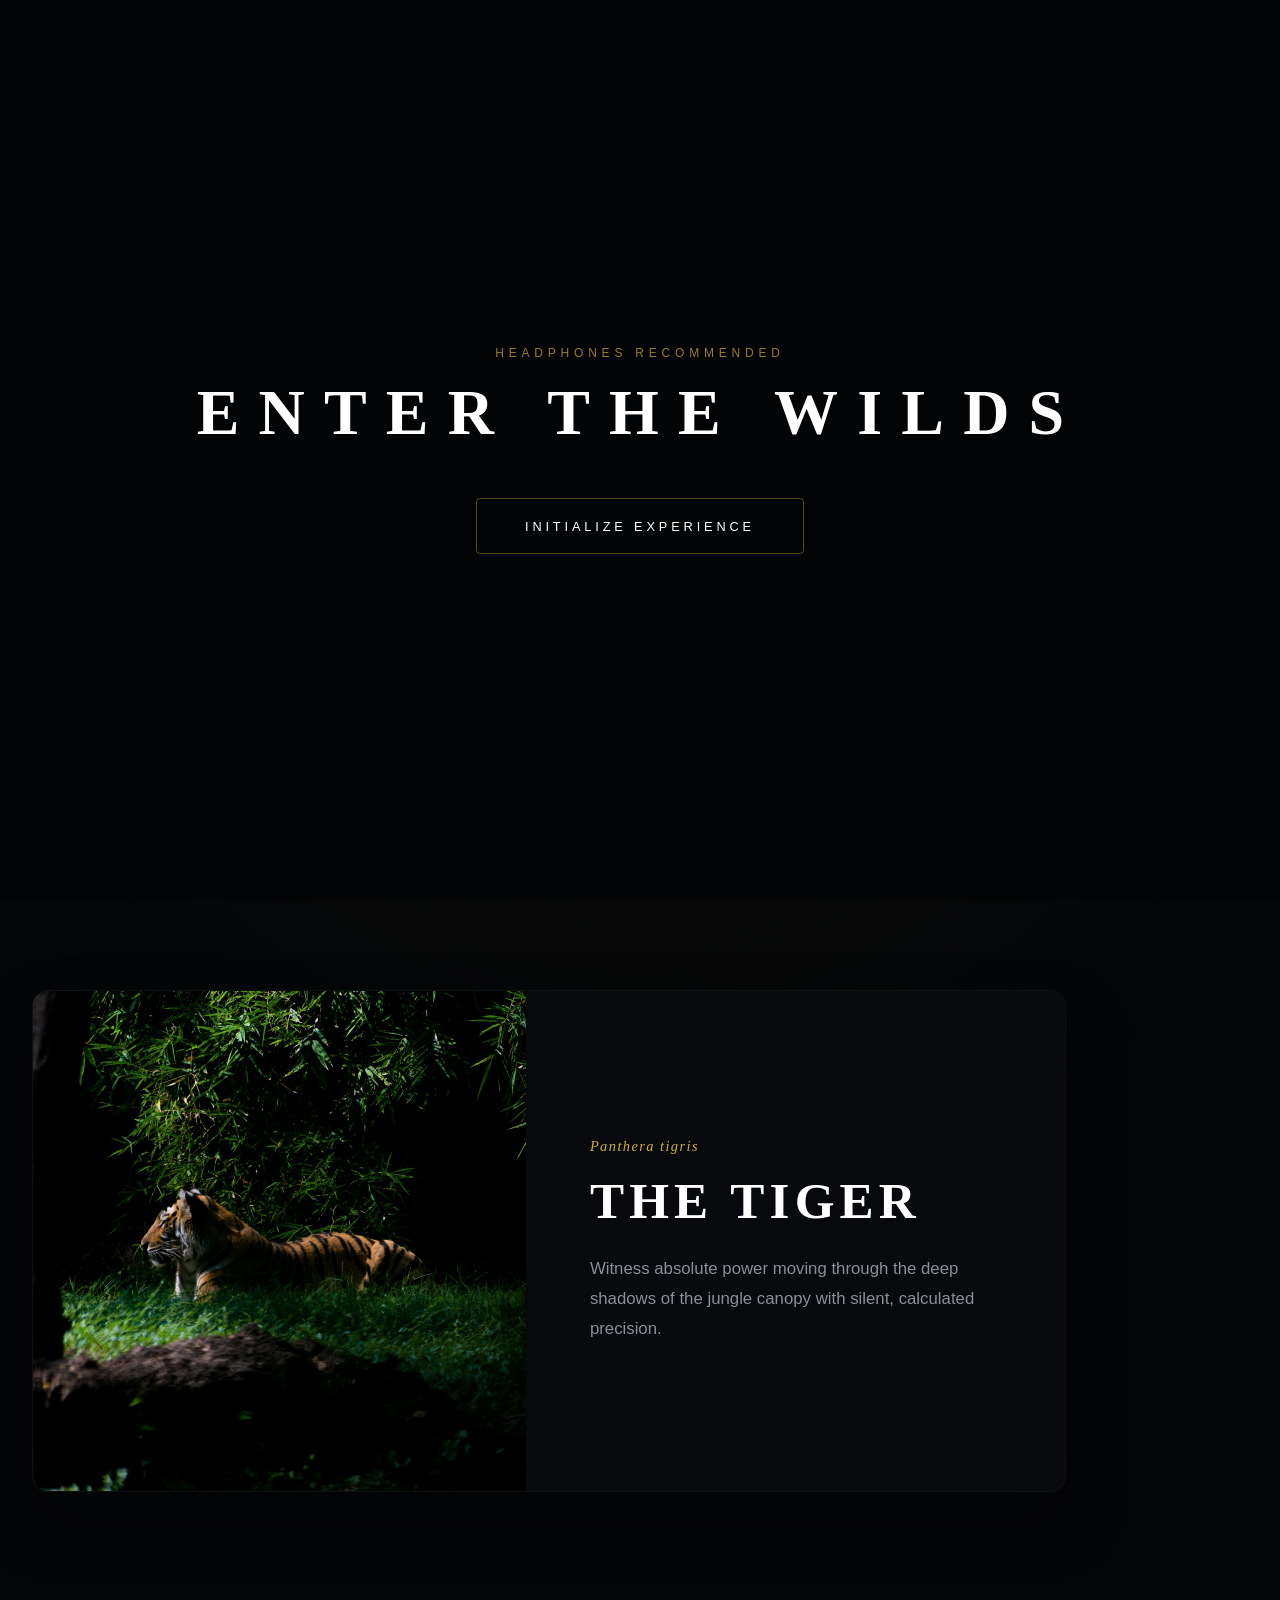
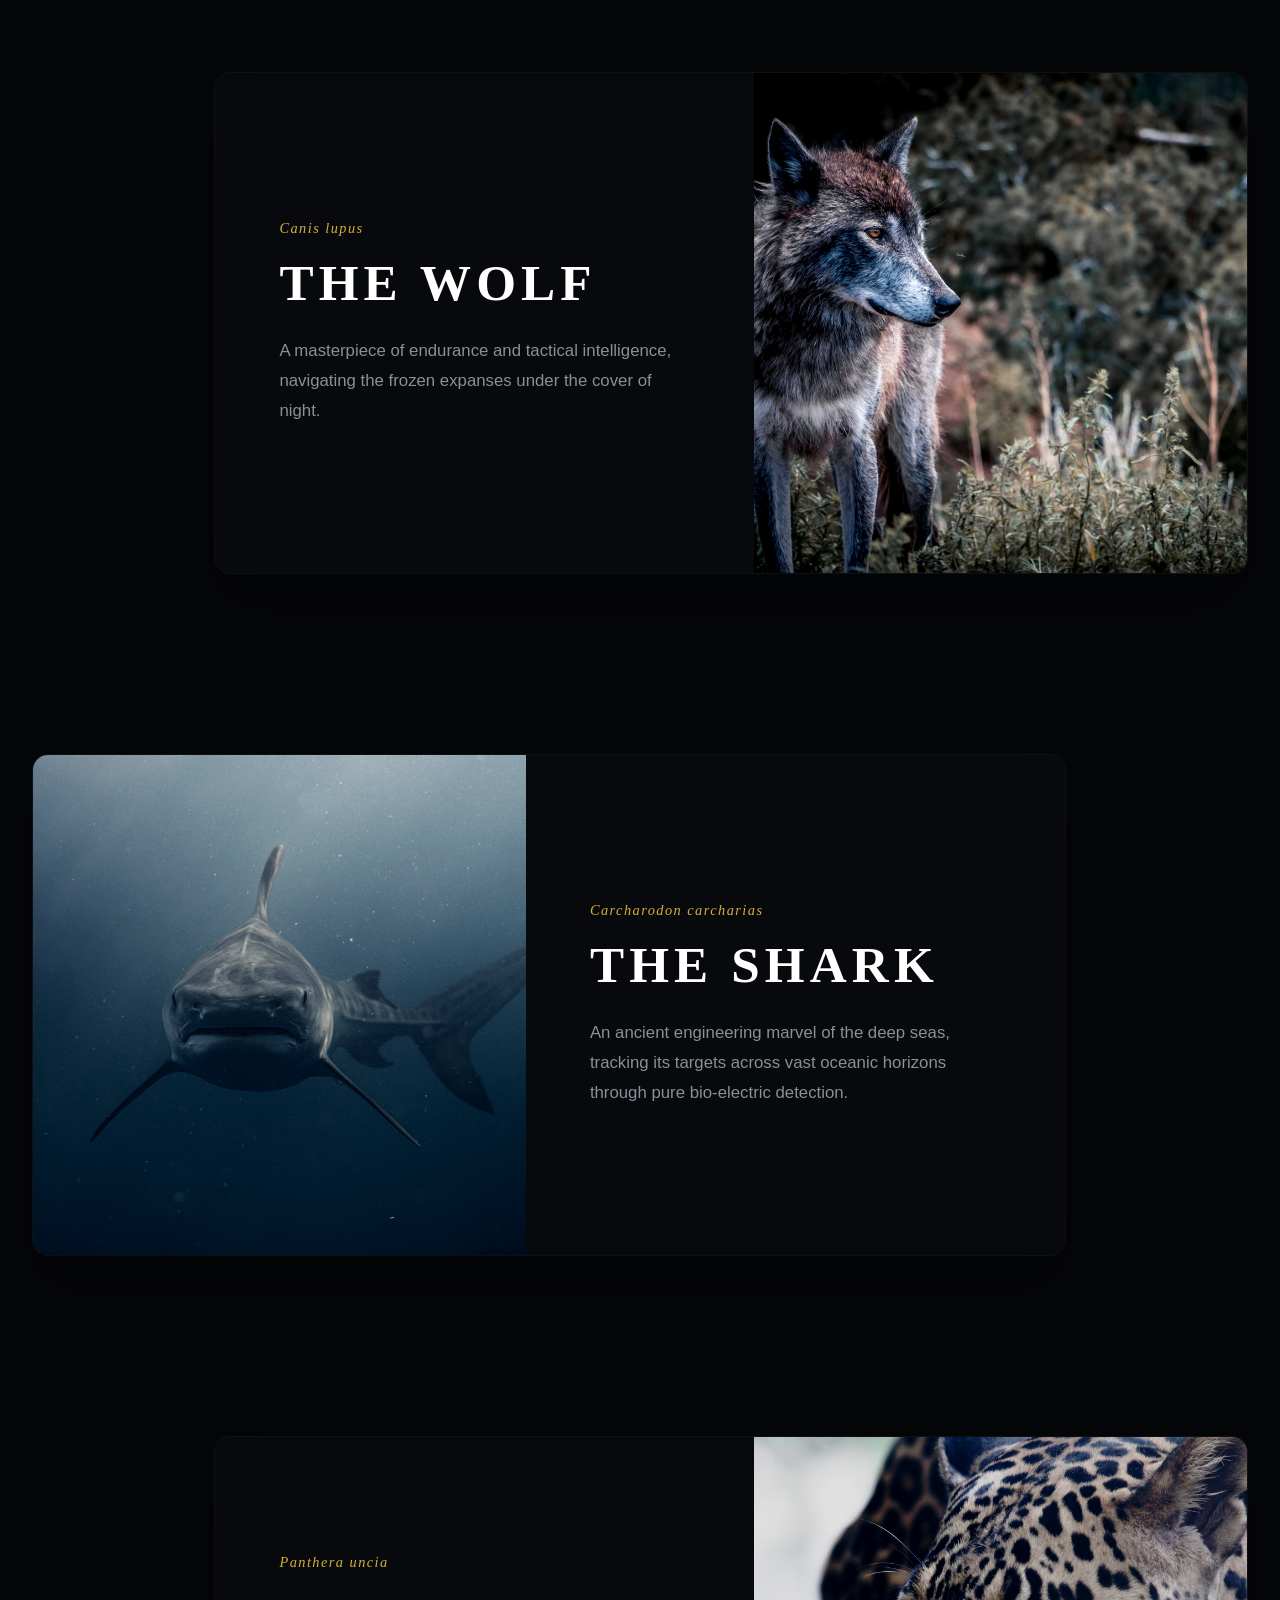
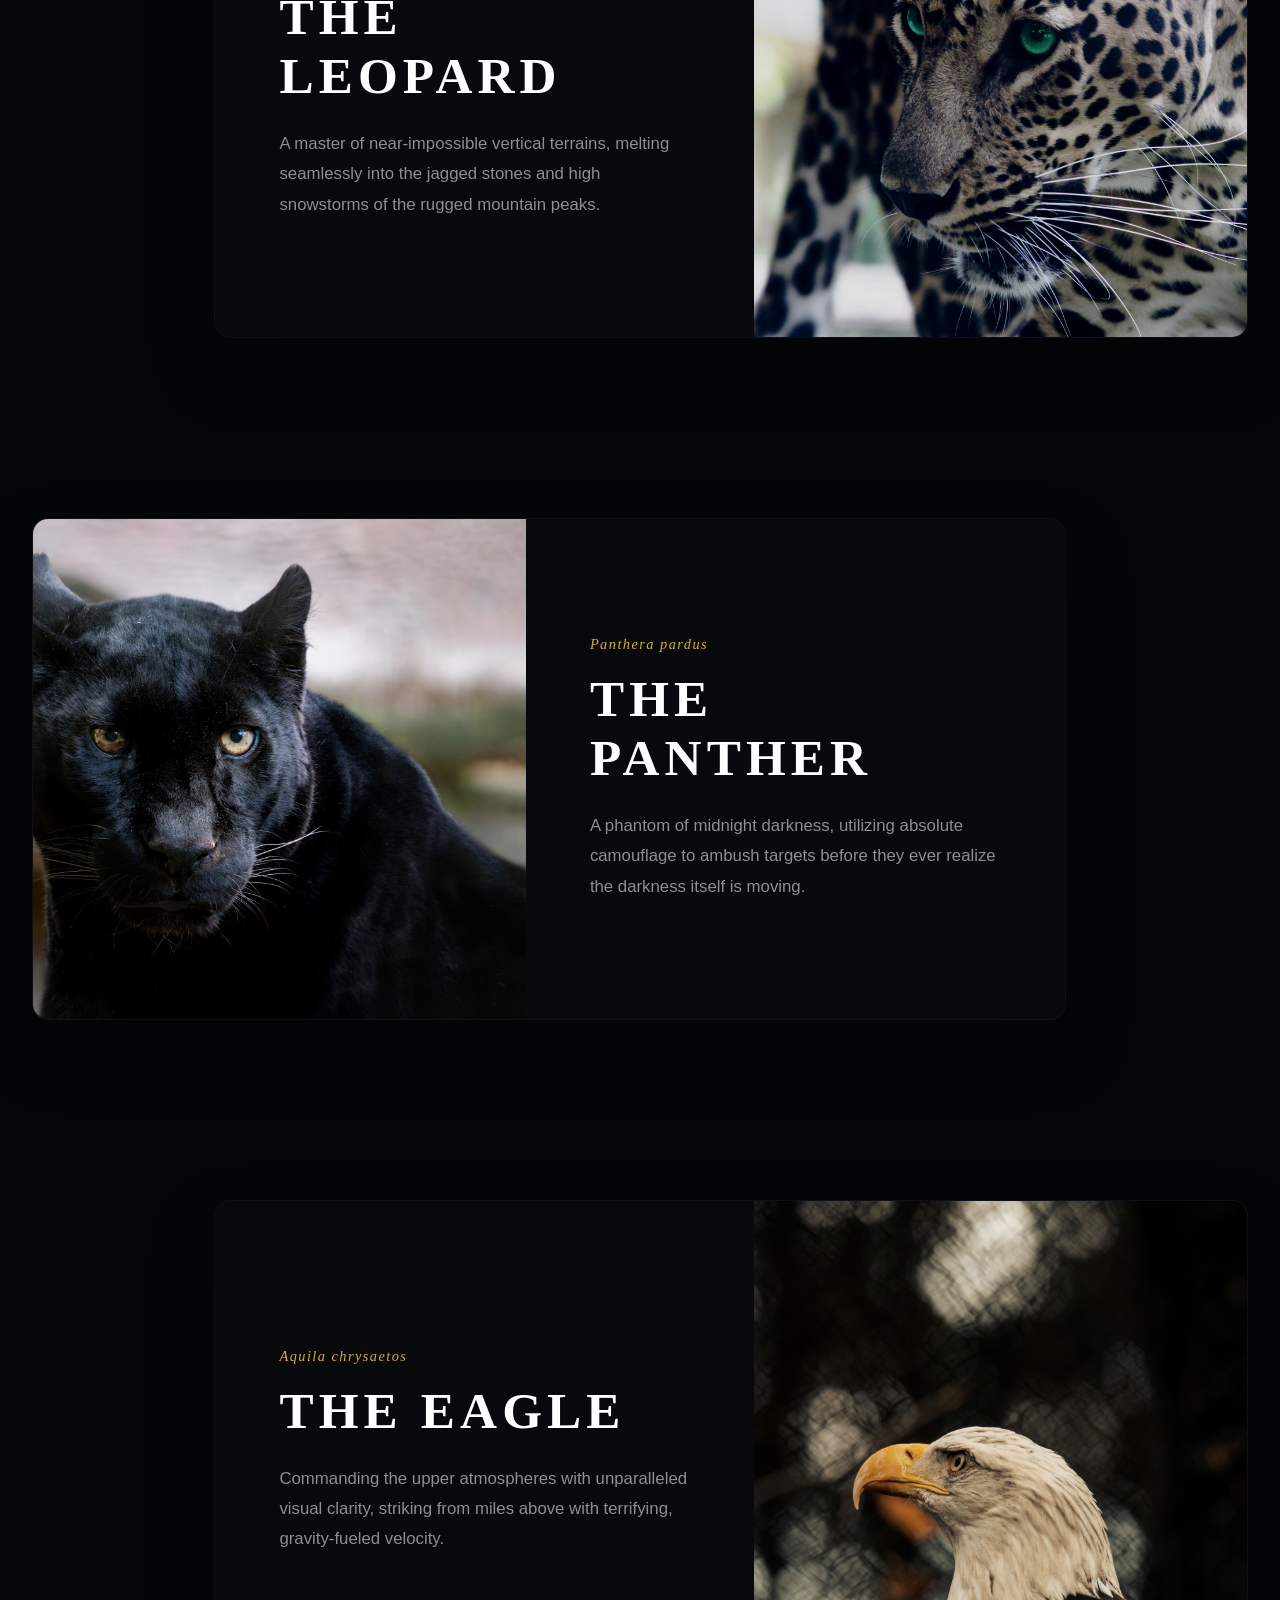
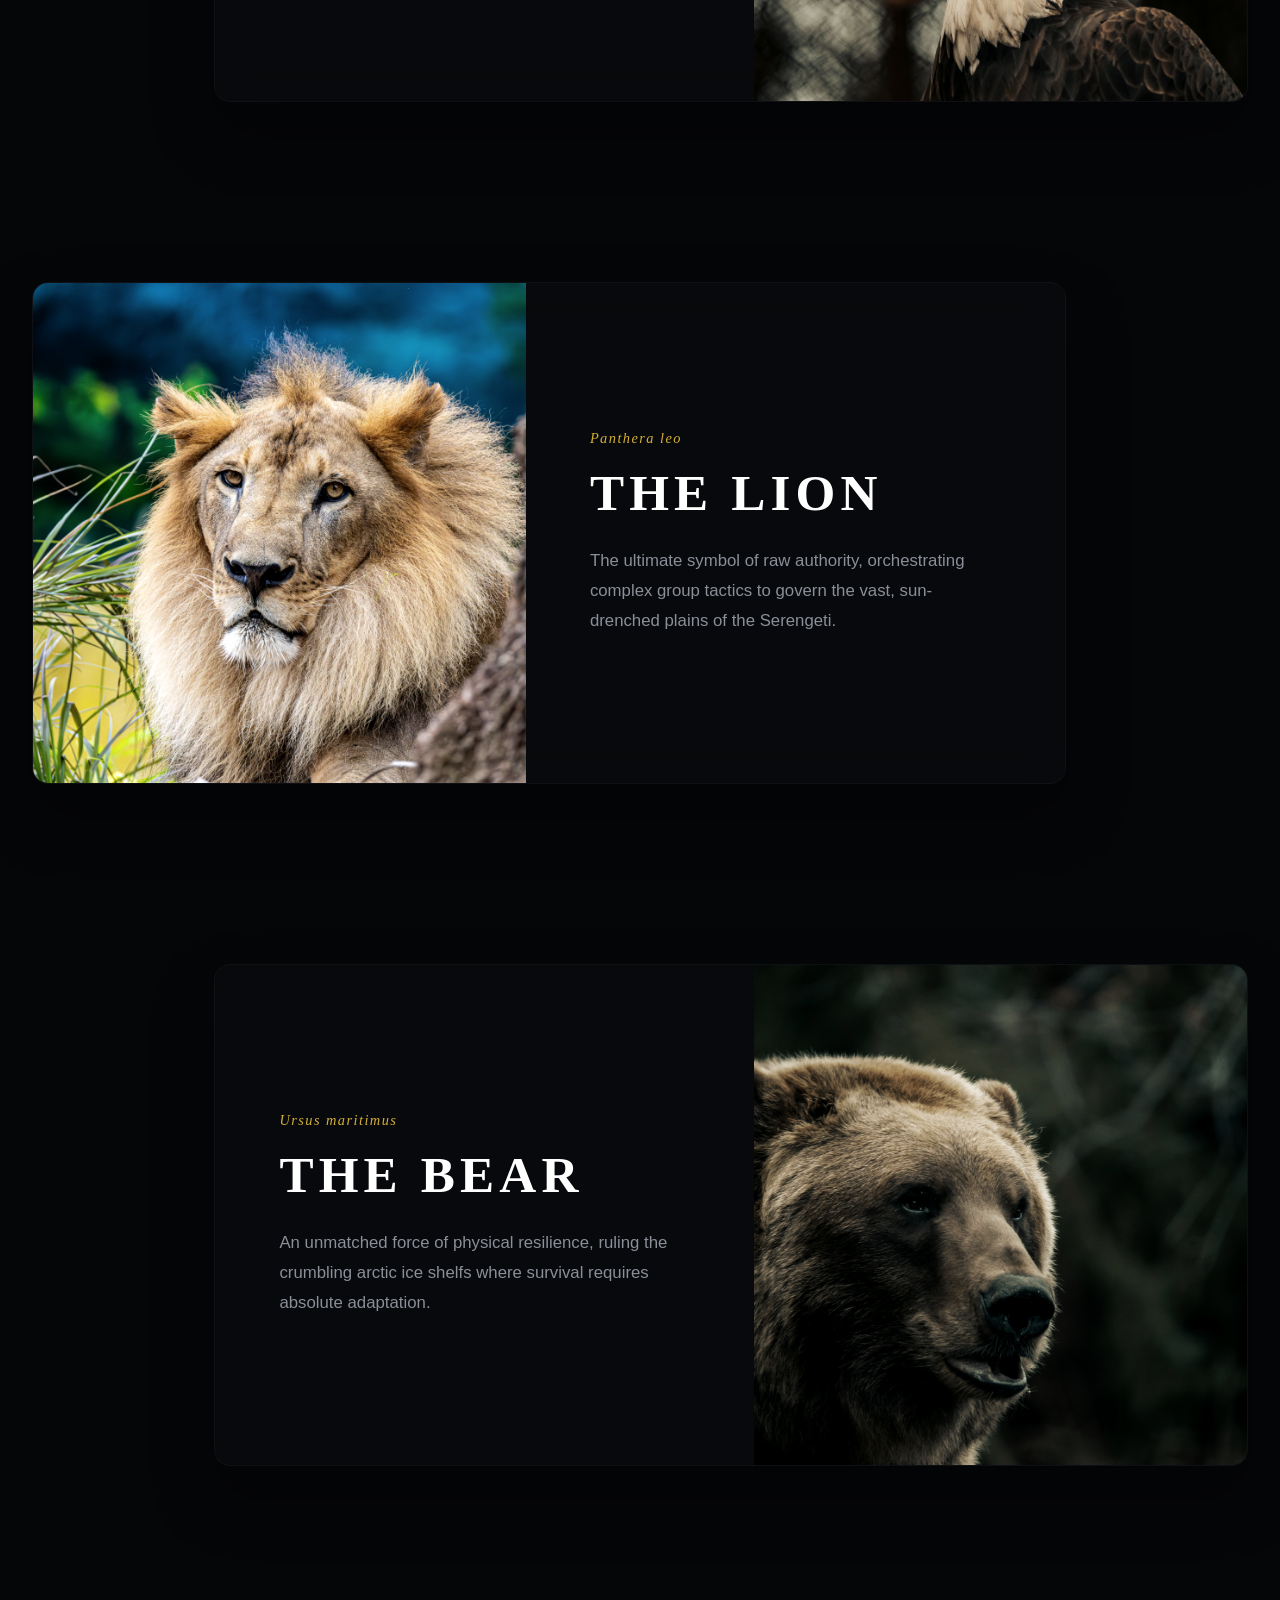
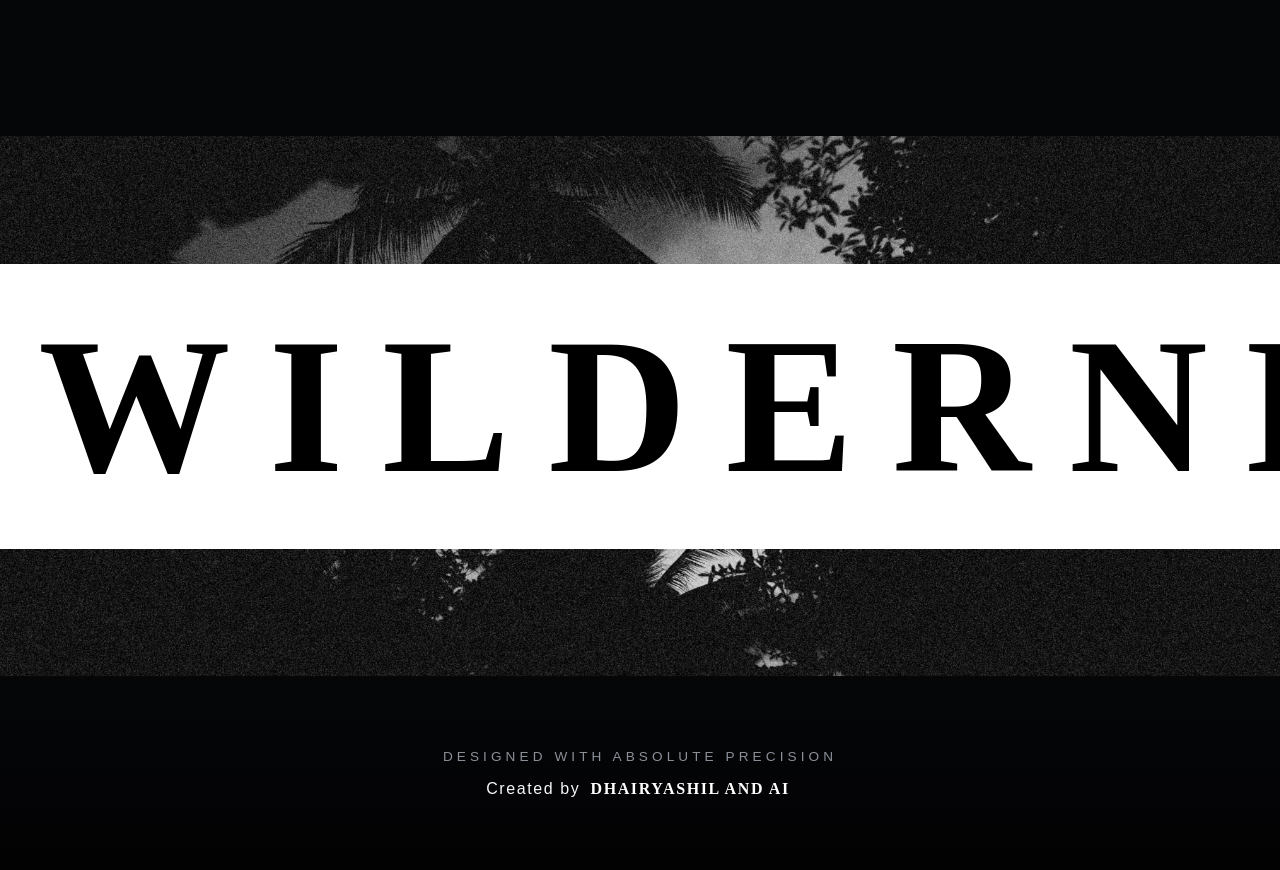
<file: A AI Project/index.html>
<!DOCTYPE html>
<html lang="en">
<head>
  <meta charset="UTF-8">
  <meta name="viewport" content="width=device-width, initial-scale=1.0">
  <title>Apex Wilds | Cinematic Experience</title>
  <link rel="stylesheet" href="style.css">
</head>
<body>

  <!-- 1. The Audio Element -->
  <audio id="bg-audio" loop src="JungleTheme.mp3"></audio>

  <!-- 2. Cinematic Audio Activation Gate -->
  <div id="audio-gate" class="audio-gate">
    <div class="gate-content">
      <span class="gate-subtitle">HEADPHONES RECOMMENDED</span>
      <h2 class="gate-title">ENTER THE WILDS</h2>
      <button class="enter-btn" onclick="activateExperience()">
        <span class="btn-text">INITIALIZE EXPERIENCE</span>
      </button>
    </div>
  </div>

  <!-- Background Ambient Glow -->
  <div class="ambient-glow"></div>

  <!-- Hero Section (Documentary Style Entrance) -->
  <header class="hero-section">
    <div class="hero-media-wrapper">
      <!-- High-definition placeholder representing cinematic wildlife landscape -->
      <img src="background.jpg" alt="Majestic Lion" class="hero-bg-img">
      <div class="video-overlay"></div>
    </div>
    
    <div class="hero-content">
      <h1 class="cinematic-title">APEX</h1>
      <p class="cinematic-subtitle">Experience the wild in ultra-high definition</p>
    </div>
    
    <div class="scroll-indicator">
      <span class="mouse-wheel"></span>
      <p>Scroll to Explore</p>
    </div>
  </header>

  <!-- Interactive 3D Animal Exhibition Split Section -->
  <main class="showcase-container">
    
    <!-- Animal Card 1: The Apex Predator -->
    <section class="animal-card-wrapper">
      <div class="animal-card">
        <div class="card-image-box">
          <img src="tiger.jpg" alt="Bengal Tiger" class="animal-img">
        </div>
        <div class="card-info">
          <span class="animal-tag">Panthera tigris</span>
          <h2 class="animal-name">THE TIGER</h2>
          <p class="animal-desc">Witness absolute power moving through the deep shadows of the jungle canopy with silent, calculated precision.</p>
        </div>
      </div>
    </section>

    <!-- Animal Card 2: The Silent Hunter -->
    <section class="animal-card-wrapper invert">
      <div class="animal-card">
        <div class="card-image-box">
          <img src="wolf.jpg" alt="Grey Wolf" class="animal-img">
        </div>
        <div class="card-info">
          <span class="animal-tag">Canis lupus</span>
          <h2 class="animal-name">THE WOLF</h2>
          <p class="animal-desc">A masterpiece of endurance and tactical intelligence, navigating the frozen expanses under the cover of night.</p>
        </div>
      </div>
    </section>
    <!-- Animal Card 3: The Ocean Sovereign -->
    <section class="animal-card-wrapper">
      <div class="animal-card">
        <div class="card-image-box">
          <img src="shark.jpg" alt="Great White Shark" class="animal-img">
        </div>
        <div class="card-info">
          <span class="animal-tag">Carcharodon carcharias</span>
          <h2 class="animal-name">THE SHARK</h2>
          <p class="animal-desc">An ancient engineering marvel of the deep seas, tracking its targets across vast oceanic horizons through pure bio-electric detection.</p>
        </div>
      </div>
    </section>


    <!-- Animal Card 4: The High-Altitude Ghost -->
    <section class="animal-card-wrapper invert">
      <div class="animal-card">
        <div class="card-image-box">
          <img src="leopard.jpg" alt="Snow Leopard" class="animal-img">
        </div>
        <div class="card-info">
          <span class="animal-tag">Panthera uncia</span>
          <h2 class="animal-name">THE LEOPARD</h2>
          <p class="animal-desc">A master of near-impossible vertical terrains, melting seamlessly into the jagged stones and high snowstorms of the rugged mountain peaks.</p>
        </div>
      </div>
    </section>

    <!-- Animal Card 5: The Shadow Stalker -->
    <section class="animal-card-wrapper">
      <div class="animal-card">
        <div class="card-image-box">
          <img src="panther.jpg" alt="Black Panther" class="animal-img">
        </div>
        <div class="card-info">
          <span class="animal-tag">Panthera pardus</span>
          <h2 class="animal-name">THE PANTHER</h2>
          <p class="animal-desc">A phantom of midnight darkness, utilizing absolute camouflage to ambush targets before they ever realize the darkness itself is moving.</p>
        </div>
      </div>
    </section>


    <!-- Animal Card 6: The Monarch of the Skies -->
    <section class="animal-card-wrapper invert">
      <div class="animal-card">
        <div class="card-image-box">
          <img src="eagle.jpg" alt="Golden Eagle" class="animal-img">
        </div>
        <div class="card-info">
          <span class="animal-tag">Aquila chrysaetos</span>
          <h2 class="animal-name">THE EAGLE</h2>
          <p class="animal-desc">Commanding the upper atmospheres with unparalleled visual clarity, striking from miles above with terrifying, gravity-fueled velocity.</p>
        </div>
      </div>
    </section>

    <!-- Animal Card 7: The Savannah Overlord -->
    <section class="animal-card-wrapper">
      <div class="animal-card">
        <div class="card-image-box">
          <img src="lion.jpg" alt="African Lion" class="animal-img">
        </div>
        <div class="card-info">
          <span class="animal-tag">Panthera leo</span>
          <h2 class="animal-name">THE LION</h2>
          <p class="animal-desc">The ultimate symbol of raw authority, orchestrating complex group tactics to govern the vast, sun-drenched plains of the Serengeti.</p>
        </div>
      </div>
    </section>

    </section>

    <!-- Animal Card 8: The Glacial Titan -->
    <section class="animal-card-wrapper invert">
      <div class="animal-card">
        <div class="card-image-box">
          <img src="bear.jpg" alt="Polar Bear" class="animal-img">
        </div>
        <div class="card-info">
          <span class="animal-tag">Ursus maritimus</span>
          <h2 class="animal-name">THE BEAR</h2>
          <p class="animal-desc">An unmatched force of physical resilience, ruling the crumbling arctic ice shelfs where survival requires absolute adaptation.</p>
        </div>
      </div>
    </section>


    

  </main>

  <!-- Deep Forest Parallax Text Masking Section -->
  <section class="text-mask-section">
    <div class="mask-background"></div>
    <div class="mask-text-wrapper">
      <h2 class="glowing-mask-text">WILDERNESS</h2>
    </div>
  </section>

  <!-- Footer / Creator Mark -->
  <footer class="creator-footer">
    <p>Designed with absolute precision</p>
    <div class="creator-badge">
      Created by <span class="glowing-name">DHAIRYASHIL AND AI</span>
    </div>
  </footer>

  <script>
    function activateExperience() {
      const audio = document.getElementById('bg-audio');
      const gate = document.getElementById('audio-gate');
      
      // 1. Play the high-fidelity sound
      audio.volume = 0.5; // Sets volume to 50%
      audio.play();
      
      // 2. Smoothly fade out the introduction screen
      gate.classList.add('fade-out');
    }
  </script>
</body>
</html>
</file>
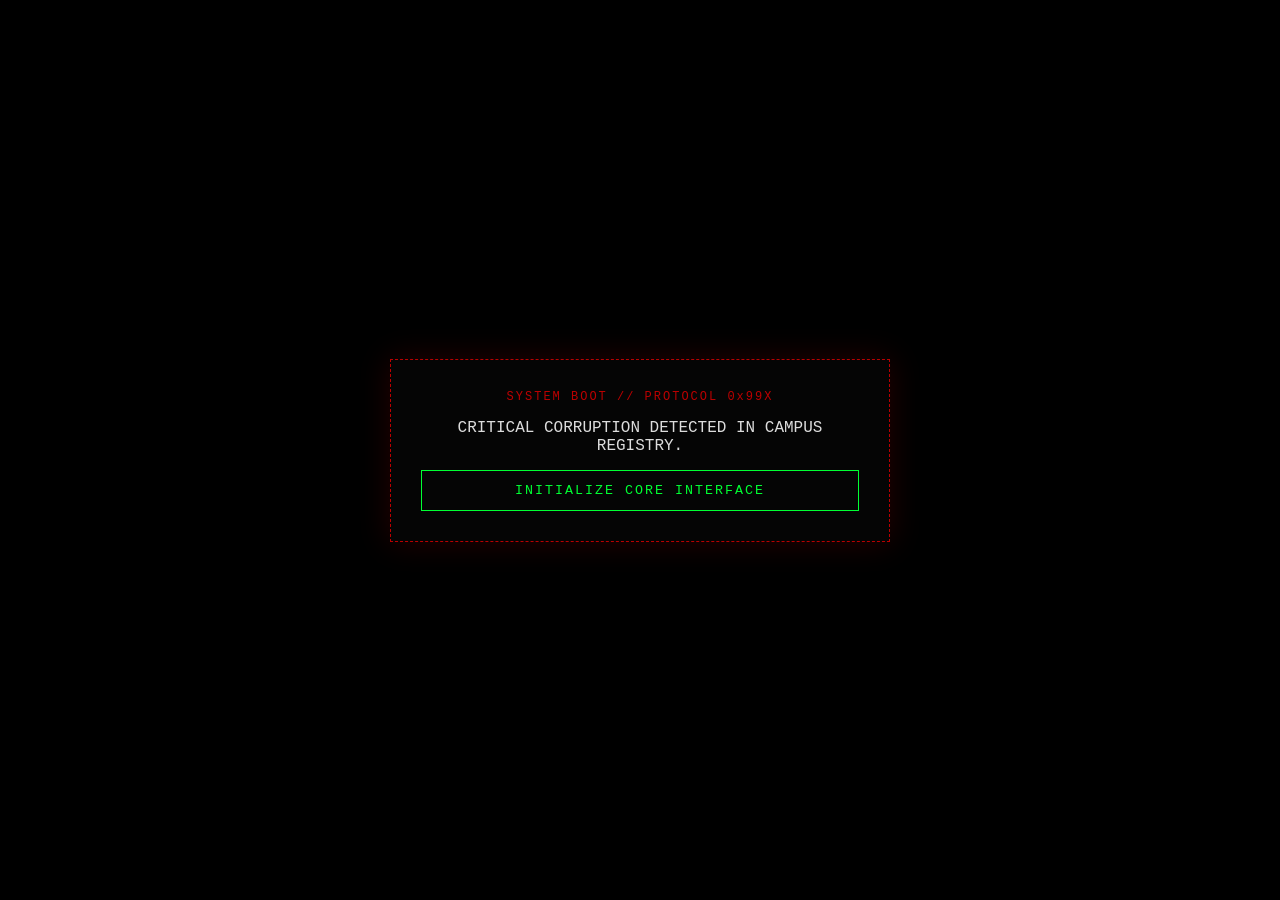
<file: Cluster-D/index.html>
<!DOCTYPE html>
<html lang="en">
<head>
    <meta charset="UTF-8">
    <meta name="viewport" content="width=device-width, initial-scale=1.0, maximum-scale=1.0, user-scalable=no">
    <title>Dhairya's Horrific Dimension</title>
    <link rel="stylesheet" href="style.css">
</head>
<body>

    <!-- Cinematic Boot/Full-Screen Trigger Overlay -->
    <div id="boot-screen" class="boot-overlay">
        <div class="boot-box">
            <div class="security-ticker">SYSTEM BOOT // PROTOCOL 0x99X</div>
            <p>CRITICAL CORRUPTION DETECTED IN CAMPUS REGISTRY.</p>
            <button id="btn-initialize" class="horror-btn initialization-btn">INITIALIZE CORE INTERFACE</button>
        </div>
    </div>

    <div class="static-overlay"></div>
    <div class="vignette"></div>
    
    <!-- Emergency Fake Error Screen -->
    <div id="blue-screen" class="bsod hidden">
        <div>A fatal exception 0x80040E14 has occurred. Your college registry data cluster is corrupt.</div>
        <!-- Updated text for mobile tap visibility -->
        <p class="bsod-subtext">TAP ANYWHERE TO REBOOT SYSTEM...</p>
    </div>


    <div id="universe">
        <!-- STAGE 1: PORTAL INTEGRATION -->
        <div id="stage-portal" class="dimension active">
            <h1 class="tagline">Dhairya's Horrific Dimension</h1>
            <div class="task-box">
                <div class="security-ticker">SECURE NODE // IDENTITY CONTRACT INITIALIZATION</div>
                <p>Provide your official registry name to check current academic standing status. Unauthorized terminals will be traced.</p>
                <!-- Added inputmode="text" to ensure native keyboards display fine on mobile -->
                <input type="text" id="horror-input" class="dark-input" placeholder="ENTER NAME / TAP TO TYPE..." autocomplete="off" inputmode="text">
                <div id="warning-log" class="warning-text">SYSTEM STANDBY...</div>
                <!-- Action Button for Mobile Users who don't have an 'Enter' key easily visible -->
                <button id="btn-submit-name" class="horror-btn mobile-action-btn">SUBMIT IDENTITY</button>
            </div>
        </div>

        <!-- STAGE 2: THE ACADEMIC INQUISITION -->
        <div id="stage-inquisition" class="dimension">
            <h1 class="tagline">COMPROMISED SEGMENT</h1>
            <div class="task-box">
                <div id="terminal-screen" class="terminal-box">
                    <div>[CRITICAL] SYSTEM OVERRIDE BY DHAIRYA</div>
                    <div class="progress-bar"><div id="corruption-fill" class="progress-fill"></div></div>
                    <div id="terminal-logs"></div>
                </div>
                <p style="margin-top:15px; font-size:0.85rem;">Task: A verification prompt has been generated below. Resolve it or accept immediate database deletion.</p>
                <div id="interrogation-zone"></div>
            </div>
        </div>

        <!-- STAGE 3: THE CRUCIFIXION SACRIFICE -->
        <div id="stage-execution" class="dimension">
            <h1 class="tagline">TERMINATION LOGIC</h1>
            <div class="doll-theater">
                <div class="spike" id="execution-spike"></div>
                <div class="blood-splatter" id="blood"></div>
                <div class="voodoo-doll" id="victim-doll">
                    <div class="doll-name" id="target-label">TARGET</div>
                </div>
            </div>
            <div class="task-box" style="text-align: center;">
                <p id="execution-status" class="status-alert"></p>
                <div class="terminal-box" id="final-dump" style="height:100px; font-size:0.75rem; text-align:left;"></div>
            </div>
        </div>
    </div>

    <!-- Modular Script Injections -->
    <script src="audio.js?v=2"></script>
    <script src="script.js?v=2"></script>
</body>
</html>
</file>
<file: A AI Project/style.css>
/* ==========================================================================
   CINEMATIC AUDIO ENTER GATE
   ========================================================================== */
.audio-gate {
  position: fixed;
  inset: 0;
  background-color: #030406;
  z-index: 99999; /* Stays fully on top */
  display: flex;
  justify-content: center;
  align-items: center;
  transition: opacity 1.5s cubic-bezier(0.25, 1, 0.5, 1), visibility 1.5s;
}

/* Class to fade out the screen */
.audio-gate.fade-out {
  opacity: 0;
  visibility: hidden;
  pointer-events: none;
}

.gate-content {
  text-align: center;
}

.gate-subtitle {
  font-size: 0.75rem;
  letter-spacing: 0.4em;
  color: var(--accent-gold);
  display: block;
  margin-bottom: 1rem;
  opacity: 0.7;
}

.gate-title {
  font-family: var(--font-display);
  font-size: clamp(2rem, 6vw, 4rem);
  letter-spacing: 0.3em;
  color: #ffffff;
  margin-bottom: 3rem;
}

/* Premium minimalist golden button */
.enter-btn {
  background: transparent;
  border: 1px solid rgba(212, 175, 55, 0.4);
  padding: 1.2rem 3rem;
  color: #ffffff;
  font-size: 0.8rem;
  letter-spacing: 0.3em;
  cursor: pointer;
  border-radius: 4px;
  position: relative;
  overflow: hidden;
  transition: all 0.5s ease;
}

.enter-btn:hover {
  border-color: rgba(212, 175, 55, 1);
  box-shadow: 0 0 20px rgba(212, 175, 55, 0.2);
  transform: translateY(-2px);
}



/* ==========================================================================
   1. RESET & CORE STYLES (Cinematic Foundation)
   ========================================================================== */
*, *::before, *::after {
  box-sizing: border-box;
  margin: 0;
  padding: 0;
}

:root {
  --bg-dark: #050608;
  --accent-gold: #d4af37;
  --text-light: #f5f6f8;
  --text-muted: #8a8f98;
  --font-display: 'Cinzel', 'Georgia', serif;
  --font-sans: 'Inter', 'Segoe UI', sans-serif;
  --transition-smooth: all 0.8s cubic-bezier(0.16, 1, 0.3, 1);
}

body {
  background-color: var(--bg-dark);
  color: var(--text-light);
  font-family: var(--font-sans);
  overflow-x: hidden;
  position: relative;
}

/* Smooth ambient atmospheric lighting running in the background */
.ambient-glow {
  position: fixed;
  top: -25%;
  left: -25%;
  width: 150%;
  height: 150%;
  background: radial-gradient(circle, rgba(212, 175, 55, 0.03) 0%, rgba(0,0,0,0) 70%);
  pointer-events: none;
  z-index: 1;
  animation: atmosphericPulse 12s infinite alternate ease-in-out;
}

@keyframes atmosphericPulse {
  0% { transform: scale(1) translate(0, 0); opacity: 0.5; }
  100% { transform: scale(1.1) translate(2%, 2%); opacity: 0.9; }
}

/* ==========================================================================
   2. HERO SECTION (Smooth Video Zoom & Cinematic Entrance)
   ========================================================================== */
.hero-section {
  position: relative;
  width: 100%;
  height: 100vh;
  display: flex;
  flex-direction: column;
  justify-content: center;
  align-items: center;
  overflow: hidden;
  perspective: 1000px;
}

.hero-media-wrapper {
  position: absolute;
  top: 0;
  left: 0;
  width: 100%;
  height: 100%;
  z-index: -2;
}

/* Emulates a high-frame rate 4K video track panning outwards */
.hero-bg-img {
  width: 100%;
  height: 100%;
  object-fit: cover;
  transform: scale(1.2);
  filter: brightness(0.6) contrast(1.1);
  animation: videoPan Zoom 25s cubic-bezier(0.25, 1, 0.5, 1) forwards;
}

@keyframes videoPanZoom {
  0% { transform: scale(1.25) translateY(0); }
  100% { transform: scale(1.05) translateY(-2%); }
}

.video-overlay {
  position: absolute;
  top: 0;
  left: 0;
  width: 100%;
  height: 100%;
  background: linear-gradient(to bottom, rgba(5,6,8,0.2) 0%, rgba(5,6,8,0.95) 100%);
}

.hero-content {
  text-align: center;
  z-index: 2;
  backface-visibility: hidden;
}

.cinematic-title {
  font-family: var(--font-display);
  font-size: clamp(4rem, 12vw, 10rem);
  font-weight: 900;
  letter-spacing: 0.4em;
  text-indent: 0.4em;
  color: transparent;
  background: linear-gradient(180deg, #ffffff 0%, #a6aab2 100%);
  background-clip: text;
  -webkit-background-clip: text;
  animation: revealTitle 2s cubic-bezier(0.16, 1, 0.3, 1) forwards;
  opacity: 0;
  filter: blur(10px);
}

.cinematic-subtitle {
  font-size: clamp(0.9rem, 2.5vw, 1.2rem);
  letter-spacing: 0.6em;
  text-transform: uppercase;
  color: var(--accent-gold);
  margin-top: 1.5rem;
  opacity: 0;
  transform: translateY(20px);
  animation: revealSubtitle 1.5s cubic-bezier(0.16, 1, 0.3, 1) 0.8s forwards;
}

@keyframes revealTitle {
  to { opacity: 1; filter: blur(0); }
}

@keyframes revealSubtitle {
  to { opacity: 1; transform: translateY(0); }
}

/* Elegant Mouse Scroll Indicator */
.scroll-indicator {
  position: absolute;
  bottom: 40px;
  display: flex;
  flex-direction: column;
  align-items: center;
  gap: 10px;
  color: var(--text-muted);
  font-size: 0.75rem;
  letter-spacing: 0.3em;
  text-transform: uppercase;
  opacity: 0.7;
}

.mouse-wheel {
  width: 20px;
  height: 35px;
  border: 2px solid var(--text-muted);
  border-radius: 10px;
  position: relative;
}

.mouse-wheel::before {
  content: '';
  position: absolute;
  top: 6px;
  left: 50%;
  transform: translateX(-50%);
  width: 4px;
  height: 8px;
  background-color: var(--accent-gold);
  border-radius: 2px;
  animation: scrollDrop 2s infinite ease-in-out;
}

@keyframes scrollDrop {
  0% { top: 6px; opacity: 1; }
  100% { top: 18px; opacity: 0; }
}

/* ==========================================================================
   3. SHOWCASE CONTAINER (High-Performance 3D Animal Displays)
   ========================================================================== */
.showcase-container {
  max-width: 1400px;
  margin: 0 auto;
  padding: 10vh 2rem;
  position: relative;
  z-index: 2;
}

.animal-card-wrapper {
  width: 100%;
  margin-bottom: 20vh;
  display: flex;
  justify-content: flex-start;
}

.animal-card-wrapper.invert {
  justify-content: flex-end;
}

.animal-card {
  display: flex;
  width: 85%;
  background: rgba(10, 12, 16, 0.6);
  border: 1px solid rgba(255, 255, 255, 0.03);
  border-radius: 16px;
  overflow: hidden;
  backdrop-filter: blur(20px);
  -webkit-backdrop-filter: blur(20px);
  box-shadow: 0 30px 60px rgba(0, 0, 0, 0.4);
  transition: var(--transition-smooth);
}

.animal-card-wrapper.invert .animal-card {
  flex-direction: row-reverse;
}

/* 4K Image Container with interactive scale constraints */
.card-image-box {
  flex: 1.2;
  overflow: hidden;
  position: relative;
  height: 500px;
}

.animal-img {
  width: 100%;
  height: 100%;
  object-fit: cover;
  transition: transform 1.2s cubic-bezier(0.16, 1, 0.3, 1);
  filter: grayscale(20%) contrast(1.05);
}

/* Micro-interaction simulating depth of field when hovering */
.animal-card:hover {
  border-color: rgba(212, 175, 55, 0.15);
  box-shadow: 0 40px 80px rgba(212, 175, 55, 0.03);
  transform: translateY(-5px);
}

.animal-card:hover .animal-img {
  transform: scale(1.06);
  filter: grayscale(0%) contrast(1.1);
}

.card-info {
  flex: 1;
  padding: 4rem;
  display: flex;
  flex-direction: column;
  justify-content: center;
}

.animal-tag {
  font-family: var(--font-display);
  color: var(--accent-gold);
  font-size: 0.9rem;
  font-style: italic;
  letter-spacing: 0.1em;
  margin-bottom: 1rem;
  display: block;
}

.animal-name {
  font-family: var(--font-display);
  font-size: clamp(2rem, 4vw, 3.5rem);
  font-weight: 700;
  letter-spacing: 0.1em;
  color: #ffffff;
  margin-bottom: 1.5rem;
}

.animal-desc {
  color: var(--text-muted);
  font-size: 1.05rem;
  line-height: 1.8;
  font-weight: 300;
}

/* ==========================================================================
   4. TEXT MASKING SECTION (Cinematic Parallax Viewport)
   ========================================================================== */
.text-mask-section {
  position: relative;
  width: 100%;
  height: 60vh;
  overflow: hidden;
  display: flex;
  align-items: center;
  justify-content: center;
  background: #000;
}

.mask-background {
  position: absolute;
  top: 0;
  left: 0;
  width: 100%;
  height: 140%;
  background-image: url('footer.jpg');
  background-size: cover;
  background-position: center;
  z-index: 1;
  transform: translateY(-15%);
}

.mask-text-wrapper {
  position: relative;
  z-index: 2;
  width: 100%;
  text-align: center;
}

/* High-end text masking showing complex textures inside typographic blocks */
.glowing-mask-text {
  font-family: var(--font-display);
  font-size: clamp(3rem, 15vw, 12rem);
  font-weight: 900;
  letter-spacing: 0.2em;
  text-indent: 0.2em;
  color: #000;
  background-color: #fff;
  mix-blend-mode: screen;
  display: inline-block;
  width: 100%;
  padding: 2rem 0;
  user-select: none;
}

/* ==========================================================================
   5. CREATOR FOOTER & BRANDING SIGNATURE
   ========================================================================== */
.creator-footer {
  padding: 8vh 2rem;
  text-align: center;
  background: linear-gradient(to top, #020203, var(--bg-dark));
  border-top: 1px solid rgba(255,255,255,0.02);
  position: relative;
  z-index: 2;
}

.creator-footer p {
  font-size: 0.85rem;
  letter-spacing: 0.3em;
  text-transform: uppercase;
  color: var(--text-muted);
  margin-bottom: 1rem;
}

.creator-badge {
  font-size: 1rem;
  letter-spacing: 0.1em;
  color: var(--text-light);
}

/* Premium custom glowing signature animation */
.glowing-name {
  font-family: var(--font-display);
  font-weight: 700;
  color: #ffffff;
  padding: 0 4px;
  position: relative;
  display: inline-block;
  animation: ultraGlow 3s ease-in-out infinite alternate;
}

@keyframes ultraGlow {
  0% {
    text-shadow: 0 0 4px rgba(255,255,255,0.2), 0 0 10px rgba(212,175,55,0.2);
  }
  100% {
    text-shadow: 0 0 12px rgba(255,255,255,0.6), 0 0 25px rgba(212,175,55,0.8);
    color: #fffbe6;
  }
}

/* ==========================================================================
   6. RESPONSIVE DESIGN BREAKPOINTS
   ========================================================================== */
@media (max-width: 968px) {
  .animal-card {
    flex-direction: column !important;
    width: 100%;
  }
  
  .card-image-box {
    height: 350px;
  }
  
  .card-info {
    padding: 2.5rem 1.5rem;
  }
  
  .animal-card-wrapper {
    margin-bottom: 10vh;
  }
}
</file>
<file: Cluster-D/style.css>
:root {
    --void-color: #020202;
    --corrupted-red: #bb0000;
    --terminal-green: #00ff33;
    --warning-yellow: #ffcc00;
}

* {
    box-sizing: border-box;
    margin: 0;
    padding: 0;
    cursor: crosshair;
    -webkit-tap-highlight-color: transparent; /* Clean mobile selection styling */
}

body {
    background-color: var(--void-color);
    color: #dcdcdc;
    font-family: 'Courier New', Courier, monospace;
    overflow: hidden;
    height: 100vh;
    width: 100vw;
    perspective: 1500px;
}

/* Force Fullscreen Bootstrap Layout Layer */
.boot-overlay {
    position: fixed;
    top: 0; left: 0; width: 100vw; height: 100vh;
    background: #000;
    z-index: 99999;
    display: flex; justify-content: center; align-items: center;
    padding: 20px;
    transition: opacity 0.5s ease;
}
.boot-box {
    background: #050505;
    border: 1px dashed var(--corrupted-red);
    padding: 30px; max-width: 500px; width: 100%;
    text-align: center;
    box-shadow: 0 0 30px rgba(187,0,0,0.2);
}
.initialization-btn {
    margin-top: 25px;
    border: 1px solid var(--terminal-green) !important;
    color: var(--terminal-green) !important;
}
.initialization-btn:hover {
    background: var(--terminal-green) !important;
    color: #000 !important;
    box-shadow: 0 0 15px var(--terminal-green) !important;
}

/* Base Overlays */
.static-overlay {
    position: fixed;
    top: 0; left: 0; width: 100%; height: 100%;
    background: repeating-linear-gradient(0deg, rgba(0,0,0,0.25), rgba(0,0,0,0.25) 1px, transparent 1px, transparent 3px);
    pointer-events: none; z-index: 999;
}

.vignette {
    position: fixed;
    top: 0; left: 0; width: 100%; height: 100%;
    box-shadow: inset 0 0 120px rgba(0,0,0,0.95);
    pointer-events: none; z-index: 998;
    animation: pulse-vignette 5s infinite alternate;
}

/* 3D Space Matrices */
#universe {
    width: 100vw;
    height: 100vh;
    position: relative;
    transform-style: preserve-3d;
    transition: transform 1.2s cubic-bezier(0.19, 1, 0.22, 1);
}

.dimension {
    position: absolute;
    width: 100vw; height: 100vh;
    display: flex; flex-direction: column; justify-content: center; align-items: center;
    padding: 15px;
    backface-visibility: hidden;
    opacity: 0;
    pointer-events: none;
    transition: opacity 0.5s ease;
}

.dimension.active {
    opacity: 1;
    pointer-events: all;
}

#stage-portal { transform: translateZ(0px); }
#stage-inquisition { transform: rotateX(180deg) translateZ(0px); }
#stage-execution { transform: rotateY(180deg) translateZ(0px); background: #060000; }

/* Structural Components */
.tagline {
    font-size: 2.2rem; text-transform: uppercase; letter-spacing: 4px; color: #fff; text-align: center;
    text-shadow: 3px 0px 0px var(--corrupted-red), -3px 0px 0px rgba(0,255,255,0.5);
    animation: main-glitch 1.5s infinite linear alternate-reverse;
    margin-bottom: 25px; user-select: none;
    width: 100%;
}

.task-box {
    background: rgba(5, 5, 5, 0.98);
    border: 1px solid #222;
    border-left: 4px solid var(--corrupted-red);
    padding: 30px; max-width: 650px; width: 100%;
    box-shadow: 0 0 40px rgba(0,0,0,0.95);
    position: relative;
}

.security-ticker {
    font-size: 0.75rem; color: var(--corrupted-red); margin-bottom: 15px; letter-spacing: 2px;
}

.dark-input {
    width: 100%; background: #000; border: 1px solid #333; color: var(--terminal-green);
    padding: 15px; font-family: inherit; font-size: 1.1rem; outline: none; letter-spacing: 2px;
    text-shadow: 0 0 4px var(--terminal-green);
    border-radius: 0px;
}

.warning-text { color: var(--warning-yellow); font-size: 0.85rem; margin-top: 12px; min-height: 20px; text-transform: uppercase; word-break: break-word;}

/* Terminal Framework */
.terminal-box {
    width: 100%; height: 160px; background: #000; border: 1px solid #222; padding: 12px;
    overflow-y: auto; font-size: 0.85rem; color: var(--terminal-green); line-height: 1.4;
}

/* Custom minimal scrollbar to keep it creepy */
.terminal-box::-webkit-scrollbar { width: 4px; }
.terminal-box::-webkit-scrollbar-thumb { background: #222; }

.progress-bar { width: 100%; height: 6px; background: #111; margin: 10px 0; border: 1px solid #333; }
.progress-fill { width: 0%; height: 100%; background: var(--corrupted-red); transition: width 0.1s linear; }

.horror-btn {
    background: transparent; border: 1px solid var(--corrupted-red); color: #fff;
    padding: 12px 24px; font-family: inherit; width: 100%; text-transform: uppercase;
    letter-spacing: 2px; margin-top: 15px; transition: 0.2s;
    border-radius: 0px;
}
.horror-btn:hover { background: var(--corrupted-red); box-shadow: 0 0 15px var(--corrupted-red); }

.escape-btn-style {
    border-color: #333; color: #555;
}

/* Voodoo Assembly Theater */
.doll-theater {
    width: 280px; height: 300px; border: 2px solid #1a1a1a; background: #000;
    position: relative; overflow: hidden; display: flex; justify-content: center; align-items: center;
    margin-bottom: 25px; box-shadow: inset 0 0 60px rgba(187, 0, 0, 0.4);
}

.voodoo-doll {
    width: 75px; height: 140px; background: #3d3731; border-radius: 40px 40px 15px 15px;
    position: relative; display: flex; justify-content: center; align-items: center;
    margin-top: 40px;
}
.voodoo-doll::before {
    content: ''; position: absolute; top: -45px; width: 65px; height: 65px;
    background: #3d3731; border-radius: 50%; border-bottom: 4px solid #24201c;
}

.doll-name {
    position: absolute; top: -15px; color: #fff; font-size: 0.75rem;
    background: #000; padding: 2px 8px; border: 1px solid var(--corrupted-red);
    white-space: nowrap; z-index: 10; letter-spacing: 1px;
}

.spike { position: absolute; width: 10px; height: 140px; background: linear-gradient(#888, #222); top: -160px; z-index: 5; }
.blood-splatter { position: absolute; width: 100%; height: 100%; background: radial-gradient(circle, var(--corrupted-red) 20%, transparent 70%); opacity: 0; z-index: 6; }
.status-alert { color: var(--corrupted-red); font-weight: bold; min-height: 25px; text-transform: uppercase; margin-bottom: 10px; font-size:0.9rem;}

/* System Distortions */
.manifestation { position: fixed; color: var(--corrupted-red); font-weight: bold; pointer-events: none; z-index: 1000; font-size: 1.1rem; text-shadow: 0 0 4px #000; white-space: nowrap; }
.glitch-active { animation: screen-shake 0.08s infinite; filter: invert(1) contrast(250%) hue-rotate(90deg); }

.bsod {
    position: fixed; top:0; left:0; width:100vw; height:100vh; background:#0000aa; color:#fff;
    padding:40px 20px; font-family:monospace; font-size:1.1rem; z-index:10000; line-height:1.6;
    box-sizing: border-box; display: flex; flex-direction: column; justify-content: center; align-items: center; text-align: center;
}
.bsod-subtext { margin-top: 30px; font-size: 0.9rem; color: #aaaaaa; }
.hidden { display: none !important; }

/* --- MOBILE STRUCTURAL OPTIMIZATION BREAKPOINTS --- */
@media (max-width: 768px) {
    .tagline { font-size: 1.4rem; letter-spacing: 2px; margin-bottom: 15px; }
    .task-box { padding: 20px 15px; }
    .dark-input { font-size: 0.9rem; padding: 12px; }
    .terminal-box { height: 130px; font-size: 0.75rem; }
    .doll-theater { width: 220px; height: 240px; }
    .voodoo-doll { width: 60px; height: 110px; margin-top: 30px;}
    .voodoo-doll::before { width: 50px; height: 50px; top: -35px; }
    .spike { height: 110px; }
    .bsod { font-size: 0.9rem; padding: 15px; }
}

@media (min-width: 769px) {
    .mobile-action-btn { display: none; } /* Hide mobile button layout rules on larger displays */
}

/* Animation Keyframes */
@keyframes pulse-vignette { 0% { box-shadow: inset 0 0 100px rgba(0,0,0,0.95); } 100% { box-shadow: inset 0 0 140px rgba(187,0,0,0.45); } }
@keyframes main-glitch { 0% { text-shadow: 2px 0px 0px var(--corrupted-red), -2px 0px 0px rgba(0,255,255,0.5); } 50% { text-shadow: -4px 0px 0px var(--corrupted-red), 4px 0px 0px rgba(0,255,255,0.5); transform: skew(-1deg); } 100% { text-shadow: 3px 0px 0px var(--corrupted-red), -1px 0px 0px rgba(0,255,255,0.5); } }
@keyframes screen-shake { 0% { transform: translate(4px, 2px) rotate(0.5deg); } 50% { transform: translate(-4px, -2px) rotate(-0.5deg); } 100% { transform: translate(2px, -4px); } }
@keyframes spike-strike { 0% { top: -160px; } 30% { top: 60px; } 100% { top: 60px; } }
@keyframes doll-destroy { 0% { transform: scale(1); } 20% { transform: scale(1.15) rotate(10deg); background:#1e0000; } 100% { transform: scale(0.1) translateY(100px) rotate(-60deg); opacity: 0; } }
</file>
